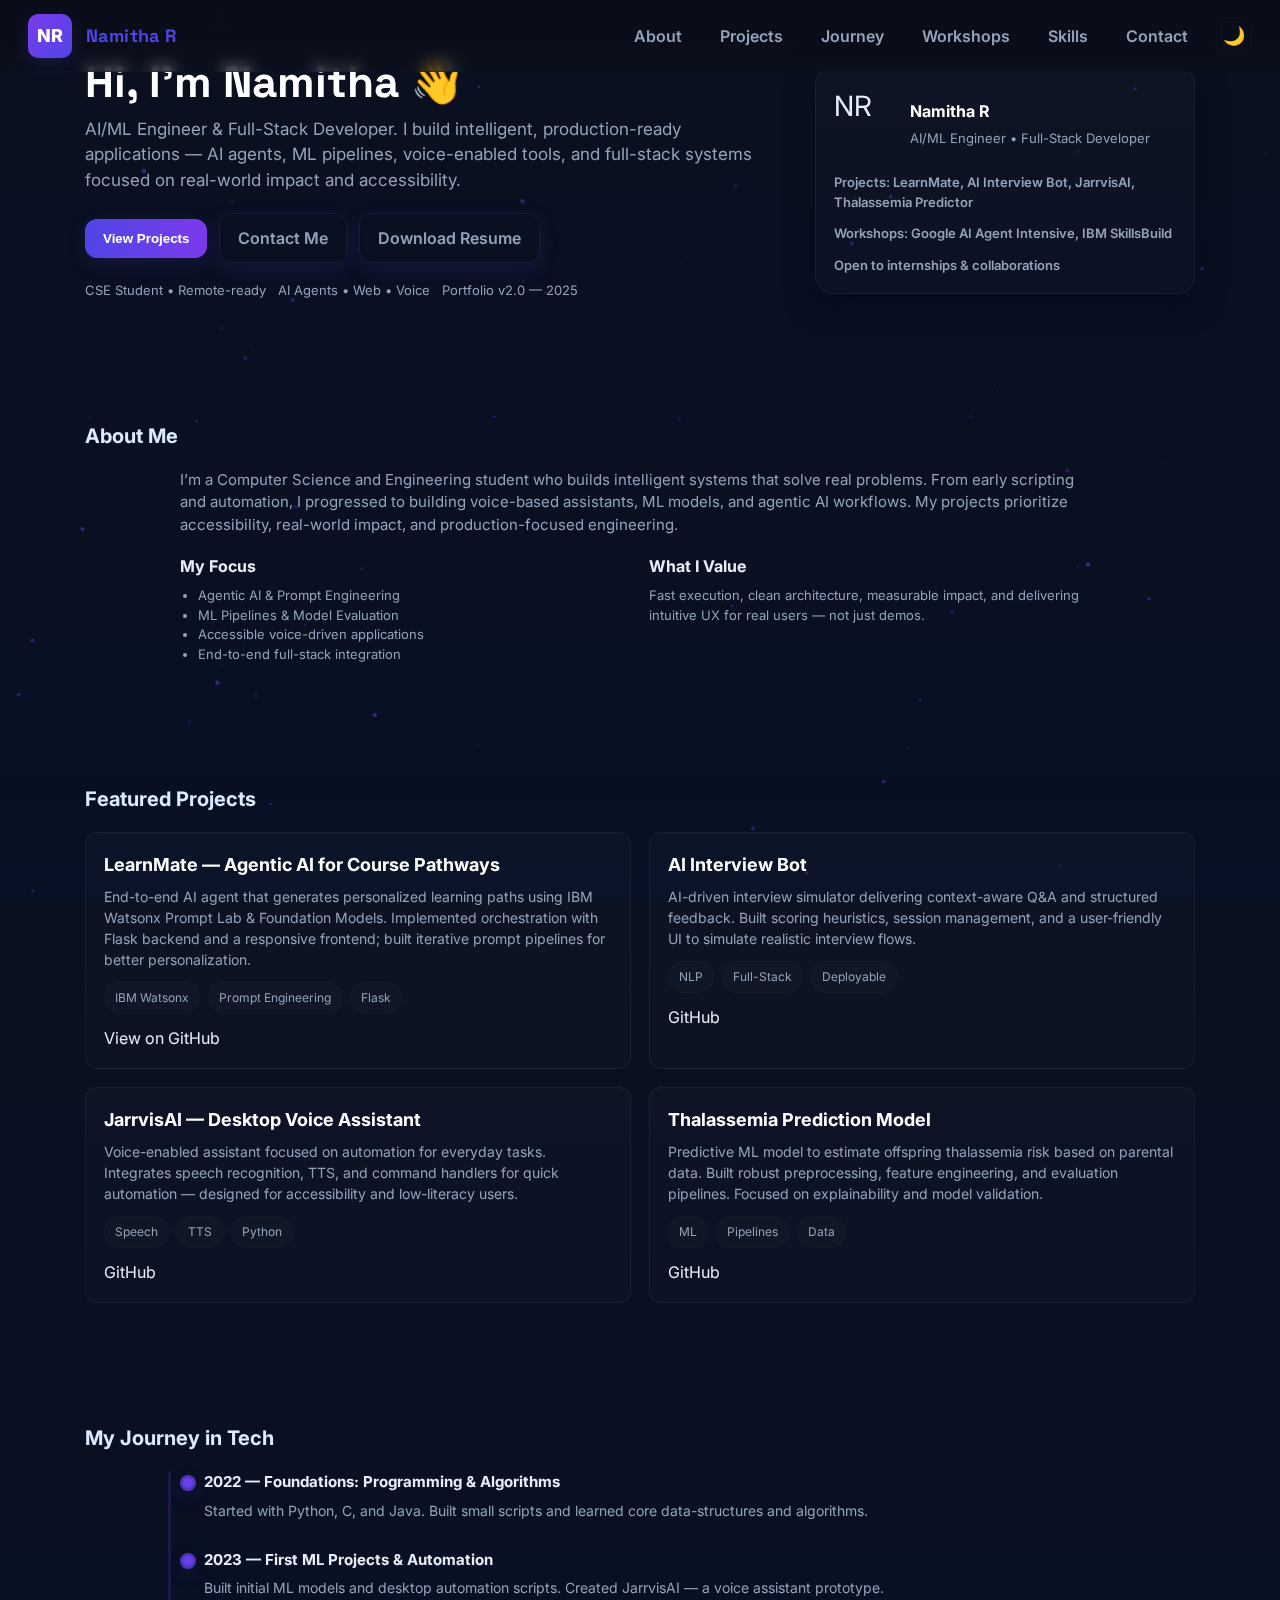
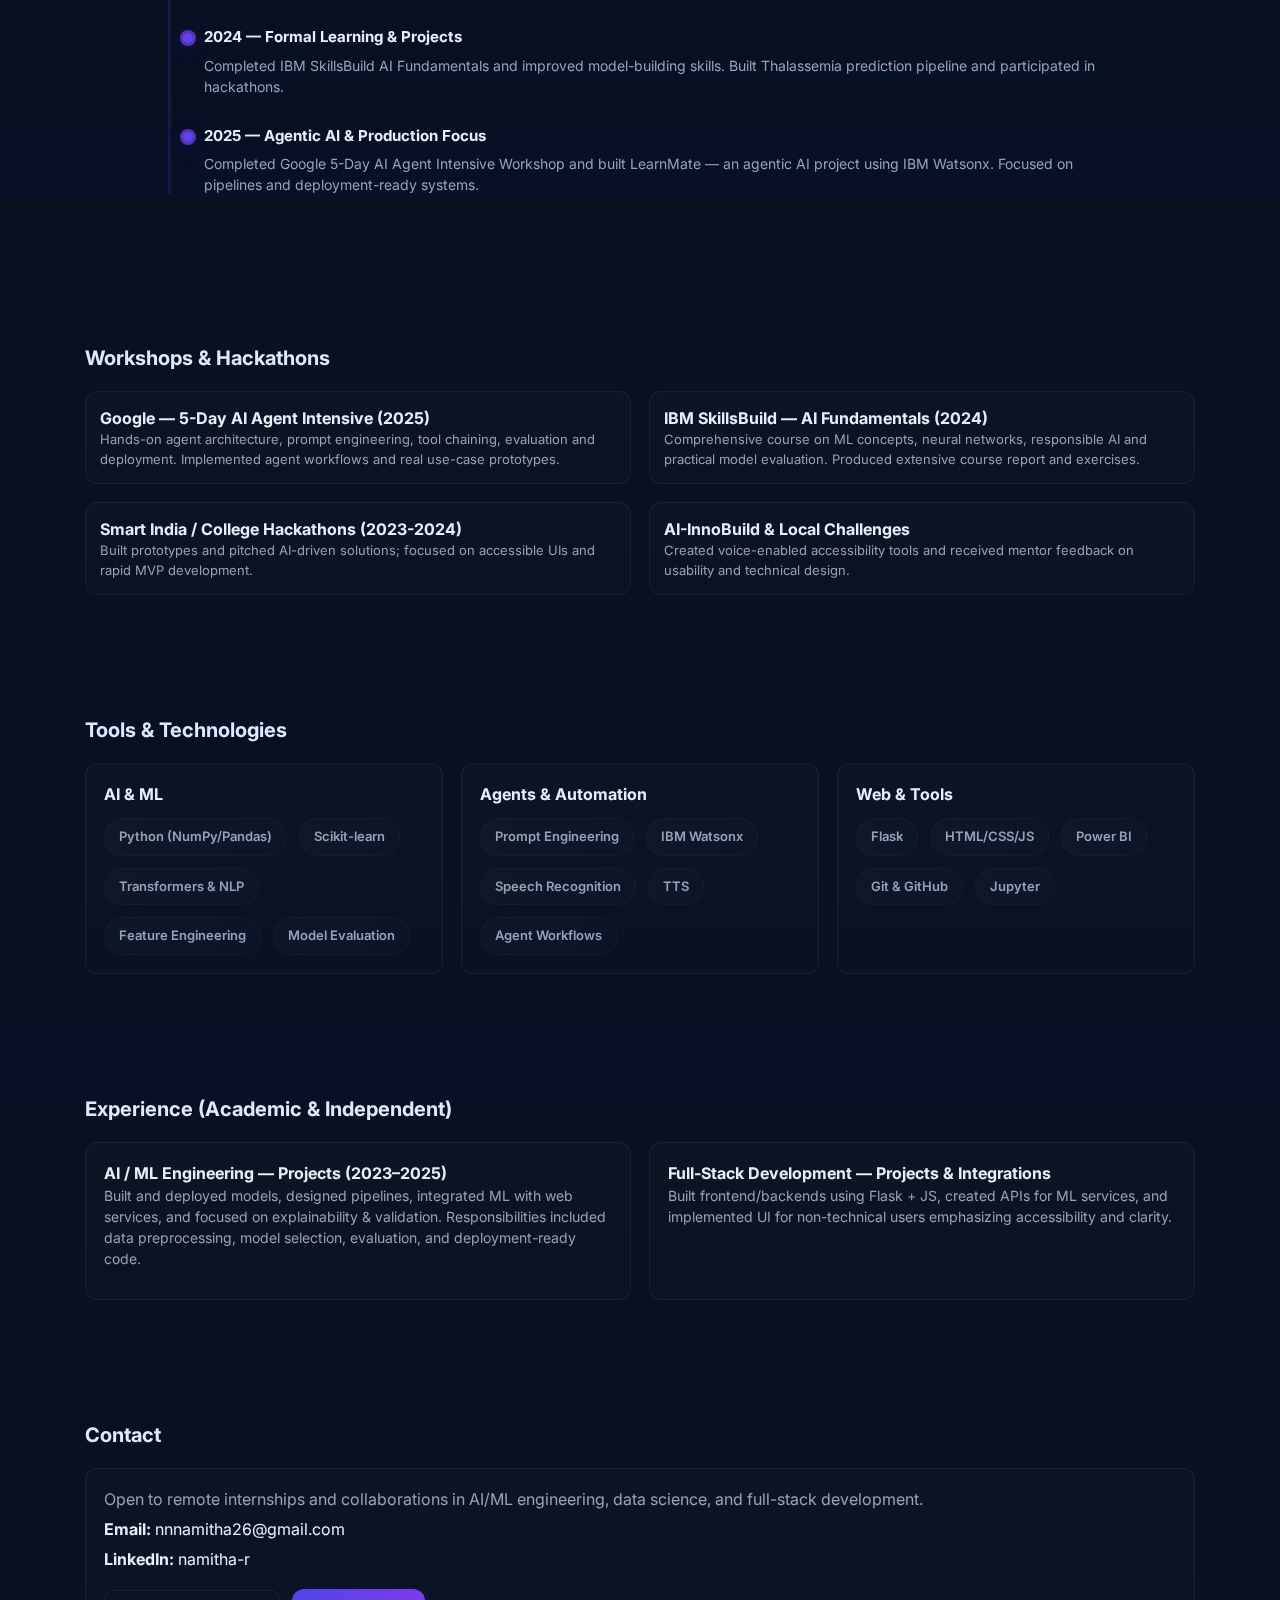
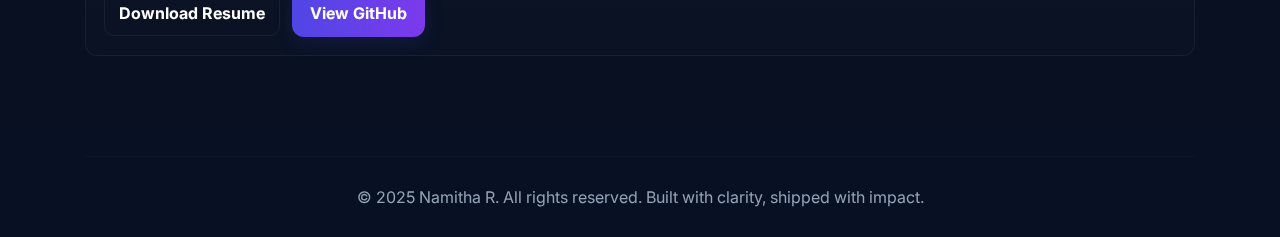
<file: index.html>
<!DOCTYPE html>
<html lang="en">
<head>
  <meta charset="utf-8" />
  <meta name="viewport" content="width=device-width,initial-scale=1" />
  <title>Namitha R — AI/ML Engineer & Full-Stack Developer</title>
  <meta name="description" content="Namitha R — Portfolio: AI/ML projects, agentic AI, voice assistants, ML pipelines, workshops, hackathons, and technical journey." />
  <!-- Fonts -->
  <link href="https://fonts.googleapis.com/css2?family=Inter:wght@300;400;600;700;800&family=Space+Grotesk:wght@400;600&display=swap" rel="stylesheet">
  <style>
    :root{
      --bg-900: #060814;
      --bg-800: #0b1020;
      --panel: #0f1724;
      --muted: #94a3b8;
      --accent: #7c3aed;
      --accent-2: #4f46e5;
      --card-border: rgba(255,255,255,0.06);
      --glass: rgba(255,255,255,0.03);
      --radius: 14px;
      --max-width: 1150px;
      --glass-strong: rgba(255,255,255,0.06);
      --tt: 180ms;
    }

    /* Reset & base */
    *{box-sizing:border-box;margin:0;padding:0}
    html,body{height:100%}
    body{
      font-family:'Inter', system-ui, -apple-system, 'Segoe UI', Roboto, 'Helvetica Neue', Arial;
      background: linear-gradient(180deg,var(--bg-800) 0%, #071024 100%);
      color:#e6eef8;
      -webkit-font-smoothing:antialiased;
      -moz-osx-font-smoothing:grayscale;
      line-height:1.5;
      overflow-x:hidden;
    }
    a{color:inherit;text-decoration:none}
    img{max-width:100%;display:block}

    /* Header */
    header{
      position:fixed;inset:0 0 auto 0;height:72px;display:flex;align-items:center;
      justify-content:space-between;padding:0 28px;background:linear-gradient(180deg, rgba(10,12,20,0.6), rgba(10,12,20,0.35));
      backdrop-filter: blur(8px);z-index:1200;border-bottom:1px solid rgba(255,255,255,0.02)
    }
    .brand{display:flex;align-items:center;gap:14px}
    .brand .logo{
      width:44px;height:44px;border-radius:10px;background:linear-gradient(135deg,var(--accent),var(--accent-2));
      display:inline-flex;align-items:center;justify-content:center;font-weight:800;color:#fff;font-size:18px;
      box-shadow:0 6px 18px rgba(79,70,229,0.18)
    }
    .brand h1{font-family:'Space Grotesk','Inter';font-weight:700;font-size:18px;color:var(--accent-2);letter-spacing:0.4px;margin:0}
    nav{display:flex;gap:18px;align-items:center}
    nav a{font-weight:600;color:var(--muted);padding:8px 10px;border-radius:8px;transition:all var(--tt)}
    nav a:hover{color:#fff;background:rgba(255,255,255,0.03);transform:translateY(-2px)}
    .theme-toggle{cursor:pointer;font-size:18px;padding:6px;border-radius:8px;color:var(--muted);background:transparent;border:1px solid rgba(255,255,255,0.02)}
    .theme-toggle:hover{color:#fff}

    /* Container/Main */
    main{max-width:var(--max-width);margin:0 auto;padding:110px 20px 80px}
    section{padding:60px 0;display:block}
    .section-title{font-size:20px;font-weight:700;color:#dbeafe;margin-bottom:18px}

    /* HERO */
    .hero{display:flex;gap:48px;align-items:center;justify-content:space-between}
    .hero-left{flex:1;max-width:720px}
    .hero h2{font-family:'Space Grotesk';font-size:44px;line-height:1.02;margin-bottom:12px;color:#ffffff}
    .hero p.lead{color:var(--muted);font-size:17px;margin-bottom:20px}
    .hero-actions{display:flex;gap:12px;align-items:center;flex-wrap:wrap}
    .btn{
      display:inline-flex;align-items:center;gap:10px;padding:12px 18px;border-radius:12px;
      background:linear-gradient(90deg,var(--accent-2),var(--accent));color:#fff;border:0;font-weight:700;cursor:pointer;
      box-shadow:0 6px 20px rgba(79,70,229,0.14);transition:transform .14s ease, box-shadow .14s;
    }
    .btn:hover{transform:translateY(-4px);box-shadow:0 10px 30px rgba(79,70,229,0.18)}
    .btn.ghost{background:transparent;border:1px solid rgba(255,255,255,0.06);color:var(--muted);font-weight:600}

    .hero-right{width:380px;min-width:260px}
    .card-hero{
      background:linear-gradient(180deg, rgba(255,255,255,0.02), rgba(255,255,255,0.01));
      border-radius:18px;padding:18px;border:1px solid var(--card-border);box-shadow:0 8px 30px rgba(2,6,23,0.6)
    }
    .hero-meta{display:flex;align-items:center;margin-bottom:12px}
    .hero-stat{display:flex;gap:12px;flex-wrap:wrap;color:var(--muted);font-weight:600;font-size:13px}

    /* Projects */
    .projects-grid{
      display:grid;grid-template-columns:repeat(2,1fr);gap:18px;margin-top:18px
    }
    @media (max-width:980px){ .projects-grid{grid-template-columns:1fr} .hero{flex-direction:column;align-items:flex-start} .hero-right{width:100%} .hero h2{font-size:32px} }
    .card{
      background:linear-gradient(180deg, rgba(255,255,255,0.02), rgba(255,255,255,0.01));
      border-radius:12px;padding:18px;border:1px solid var(--card-border);transition:transform .18s,box-shadow .18s;
    }
    .card:hover{transform:translateY(-8px);box-shadow:0 18px 40px rgba(2,6,23,0.6)}
    .card h3{font-size:18px;margin-bottom:8px;color:#fff}
    .card p{color:var(--muted);font-size:14px;margin-bottom:12px}
    .tags{display:flex;gap:8px;flex-wrap:wrap;margin-bottom:12px}
    .tag{font-size:12px;padding:6px 10px;border-radius:999px;background:rgba(255,255,255,0.02);color:var(--muted);border:1px solid rgba(255,255,255,0.02)}

    .project-cta{display:flex;gap:10px;align-items:center}

    /* Timeline (vertical) */
    .timeline{position:relative;padding-left:26px}
    .timeline:before{
      content:'';position:absolute;left:8px;top:0;width:3px;height:100%;background:linear-gradient(180deg,var(--accent),var(--accent-2));border-radius:4px;opacity:0.18;
    }
    .timeline-item{position:relative;margin-bottom:28px;padding-left:18px}
    .timeline-dot{
      position:absolute;left:-6px;top:4px;width:16px;height:16px;border-radius:50%;
      background:linear-gradient(135deg,var(--accent),var(--accent-2));box-shadow:0 6px 18px rgba(124,58,237,0.14);
      border:3px solid rgba(0,0,0,0.18)
    }
    .timeline-item h4{font-size:15px;margin-bottom:6px}
    .timeline-item p{color:var(--muted);font-size:14px}

    /* Skills expanded */
    .skills-grid{display:flex;flex-wrap:wrap;gap:12px;margin-top:8px}
    .skill{
      padding:8px 14px;border-radius:999px;background:linear-gradient(90deg, rgba(255,255,255,0.02), rgba(255,255,255,0.01));
      border:1px solid rgba(255,255,255,0.03);font-weight:600;color:var(--muted);font-size:13px
    }

    /* Workshops/hackathons */
    .card-compact{padding:14px;border-radius:12px;border:1px solid var(--card-border);background:linear-gradient(180deg, rgba(255,255,255,0.02), rgba(255,255,255,0.01))}
    .meta-list{display:flex;gap:12px;flex-wrap:wrap;color:var(--muted);font-size:13px}

    /* Contact */
    .contact-card{
      background:linear-gradient(180deg, rgba(255,255,255,0.02), rgba(255,255,255,0.01));
      padding:18px;border-radius:12px;border:1px solid var(--card-border);display:flex;align-items:center;justify-content:space-between;gap:18px;flex-wrap:wrap
    }
    .download-resume{padding:10px 14px;border-radius:10px;background:transparent;border:1px solid rgba(255,255,255,0.06);color:#fff;font-weight:700}

    /* Footer */
    footer{padding:28px;text-align:center;color:var(--muted);border-top:1px solid rgba(255,255,255,0.02);margin-top:40px}

    /* Micro utilities */
    .muted{color:var(--muted)}
    .container{width:100%;max-width:var(--max-width);margin:0 auto;padding:0 20px}
    .small{font-size:13px;color:var(--muted)}

    /* Light theme */
    body.light{
      background:linear-gradient(180deg,#f7f9fc 0%, #eef2ff 100%);
      color:#0b1220;
    }
    body.light nav a{color:#475569}
    body.light .card, body.light .card-hero, body.light .contact-card{background:linear-gradient(180deg, rgba(2,6,23,0.02), rgba(2,6,23,0.01));border:1px solid rgba(0,0,0,0.06)}
    body.light header{background:linear-gradient(180deg, rgba(255,255,255,0.94), rgba(255,255,255,0.98));border-bottom:1px solid rgba(2,6,23,0.03)}
    body.light .muted{color:#475569}

    /* Accessibility focus */
    a:focus, button:focus {outline:3px solid rgba(124,58,237,0.18);outline-offset:3px}

    /* Particle canvas */
    #bgCanvas{position:fixed;inset:0;width:100%;height:100%;z-index:-1;display:block}
  </style>
</head>
<body>
  <!-- Background Canvas -->
  <canvas id="bgCanvas" aria-hidden="true"></canvas>

  <!-- Header -->
  <header role="banner">
    <div class="brand" aria-hidden="false">
      <div class="logo" aria-hidden="true">NR</div>
      <h1>Namitha R</h1>
    </div>

    <nav role="navigation" aria-label="Main navigation">
      <a href="#about">About</a>
      <a href="#projects">Projects</a>
      <a href="#timeline">Journey</a>
      <a href="#workshops">Workshops</a>
      <a href="#skills">Skills</a>
      <a href="#contact">Contact</a>
      <button id="themeToggle" class="theme-toggle" aria-pressed="false" title="Toggle theme">🌙</button>
    </nav>
  </header>

  <main class="container" role="main">
    <!-- HERO -->
    <section id="home" class="hero" aria-labelledby="hero-heading">
      <div class="hero-left">
        <h2 id="hero-heading">Hi, I'm Namitha 👋</h2>
        <p class="lead">AI/ML Engineer & Full-Stack Developer. I build intelligent, production-ready applications — AI agents, ML pipelines, voice-enabled tools, and full-stack systems focused on real-world impact and accessibility.</p>
        <div class="hero-actions">
          <button class="btn" onclick="document.getElementById('projects').scrollIntoView({behavior:'smooth'})">View Projects</button>
          <a class="btn ghost" href="#contact">Contact Me</a>
          <a class="btn ghost" href="assets/Namitha_R_Resume.pdf" download aria-label="Download resume">Download Resume</a>
        </div>
        <div style="margin-top:18px" class="meta-list">
          <div class="small">CSE Student • Remote-ready</div>
          <div class="small">AI Agents • Web • Voice</div>
          <div class="small">Portfolio v2.0 — 2025</div>
        </div>
      </div>

      <aside class="hero-right" aria-labelledby="hero-stats">
        <div class="card-hero" role="region" aria-label="Profile card">
          <div class="hero-meta">
            <div class="logo" aria-hidden="true" style="width:76px;height:76px;border-radius:12px;font-size:28px">NR</div>
            <div>
              <div style="font-weight:700;color:#fff">Namitha R</div>
              <div class="muted" style="font-size:13px;margin-top:6px">AI/ML Engineer • Full-Stack Developer</div>
            </div>
          </div>

          <div class="hero-stat" id="hero-stats">
            <div class="muted">Projects: LearnMate, AI Interview Bot, JarrvisAI, Thalassemia Predictor</div>
            <div class="muted">Workshops: Google AI Agent Intensive, IBM SkillsBuild</div>
            <div class="muted">Open to internships & collaborations</div>
          </div>
        </div>
      </aside>
    </section>

    <!-- ABOUT -->
    <section id="about" aria-labelledby="about-title">
      <h2 id="about-title" class="section-title">About Me</h2>
      <p style="max-width:920px;margin:0 auto;color:var(--muted);font-size:15px">
        I’m a Computer Science and Engineering student who builds intelligent systems that solve real problems. From early scripting and automation, I progressed to building voice-based assistants, ML models, and agentic AI workflows. My projects prioritize accessibility, real-world impact, and production-focused engineering.
      </p>

      <div style="max-width:920px;margin:18px auto 0;display:flex;gap:18px;flex-wrap:wrap;align-items:flex-start">
        <div style="flex:1;min-width:260px">
          <h4 style="margin-bottom:8px">My Focus</h4>
          <ul class="small muted" style="list-style:disc;margin-left:18px">
            <li>Agentic AI & Prompt Engineering</li>
            <li>ML Pipelines & Model Evaluation</li>
            <li>Accessible voice-driven applications</li>
            <li>End-to-end full-stack integration</li>
          </ul>
        </div>

        <div style="flex:1;min-width:260px">
          <h4 style="margin-bottom:8px">What I Value</h4>
          <p class="small muted">Fast execution, clean architecture, measurable impact, and delivering intuitive UX for real users — not just demos.</p>
        </div>
      </div>
    </section>

    <!-- PROJECTS -->
    <section id="projects" aria-labelledby="projects-title">
      <h2 id="projects-title" class="section-title">Featured Projects</h2>

      <div class="projects-grid" role="list">
        <article class="card" role="listitem" aria-labelledby="proj1-title">
          <h3 id="proj1-title">LearnMate — Agentic AI for Course Pathways</h3>
          <p>End-to-end AI agent that generates personalized learning paths using IBM Watsonx Prompt Lab & Foundation Models. Implemented orchestration with Flask backend and a responsive frontend; built iterative prompt pipelines for better personalization.</p>
          <div class="tags" aria-hidden="true">
            <span class="tag">IBM Watsonx</span>
            <span class="tag">Prompt Engineering</span>
            <span class="tag">Flask</span>
          </div>
          <div class="project-cta">
            <a href="https://github.com/namitha2526/LearnMate" target="_blank" rel="noopener">View on GitHub</a>
          </div>
        </article>

        <article class="card" role="listitem" aria-labelledby="proj2-title">
          <h3 id="proj2-title">AI Interview Bot</h3>
          <p>AI-driven interview simulator delivering context-aware Q&A and structured feedback. Built scoring heuristics, session management, and a user-friendly UI to simulate realistic interview flows.</p>
          <div class="tags" aria-hidden="true">
            <span class="tag">NLP</span>
            <span class="tag">Full-Stack</span>
            <span class="tag">Deployable</span>
          </div>
          <div class="project-cta">
            <a href="https://github.com/namitha2526/AI-Interview-Bot" target="_blank" rel="noopener">GitHub</a>
          </div>
        </article>

        <article class="card" role="listitem" aria-labelledby="proj3-title">
          <h3 id="proj3-title">JarrvisAI — Desktop Voice Assistant</h3>
          <p>Voice-enabled assistant focused on automation for everyday tasks. Integrates speech recognition, TTS, and command handlers for quick automation — designed for accessibility and low-literacy users.</p>
          <div class="tags" aria-hidden="true">
            <span class="tag">Speech</span>
            <span class="tag">TTS</span>
            <span class="tag">Python</span>
          </div>
          <div class="project-cta">
            <a href="https://github.com/namitha2526/JarrvisAI" target="_blank" rel="noopener">GitHub</a>
          </div>
        </article>

        <article class="card" role="listitem" aria-labelledby="proj4-title">
          <h3 id="proj4-title">Thalassemia Prediction Model</h3>
          <p>Predictive ML model to estimate offspring thalassemia risk based on parental data. Built robust preprocessing, feature engineering, and evaluation pipelines. Focused on explainability and model validation.</p>
          <div class="tags" aria-hidden="true">
            <span class="tag">ML</span>
            <span class="tag">Pipelines</span>
            <span class="tag">Data</span>
          </div>
          <div class="project-cta">
            <a href="https://github.com/namitha2526/thalassemia-offspring-predictor" target="_blank" rel="noopener">GitHub</a>
          </div>
        </article>
      </div>
    </section>

    <!-- TIMELINE / JOURNEY -->
    <section id="timeline" aria-labelledby="timeline-title">
      <h2 id="timeline-title" class="section-title">My Journey in Tech</h2>
      <div class="timeline" style="max-width:960px;margin:0 auto">
        <div class="timeline-item">
          <div class="timeline-dot" aria-hidden="true"></div>
          <h4>2022 — Foundations: Programming & Algorithms</h4>
          <p class="small muted">Started with Python, C, and Java. Built small scripts and learned core data-structures and algorithms.</p>
        </div>

        <div class="timeline-item">
          <div class="timeline-dot" aria-hidden="true"></div>
          <h4>2023 — First ML Projects & Automation</h4>
          <p class="small muted">Built initial ML models and desktop automation scripts. Created JarrvisAI — a voice assistant prototype.</p>
        </div>

        <div class="timeline-item">
          <div class="timeline-dot" aria-hidden="true"></div>
          <h4>2024 — Formal Learning & Projects</h4>
          <p class="small muted">Completed IBM SkillsBuild AI Fundamentals and improved model-building skills. Built Thalassemia prediction pipeline and participated in hackathons.</p>
        </div>

        <div class="timeline-item">
          <div class="timeline-dot" aria-hidden="true"></div>
          <h4>2025 — Agentic AI & Production Focus</h4>
          <p class="small muted">Completed Google 5-Day AI Agent Intensive Workshop and built LearnMate — an agentic AI project using IBM Watsonx. Focused on pipelines and deployment-ready systems.</p>
        </div>
      </div>
    </section>

    <!-- WORKSHOPS & HACKATHONS -->
    <section id="workshops" aria-labelledby="workshops-title">
      <h2 id="workshops-title" class="section-title">Workshops & Hackathons</h2>

      <div style="display:grid;grid-template-columns:repeat(2,1fr);gap:18px">
        <div class="card-compact">
          <h4>Google — 5-Day AI Agent Intensive (2025)</h4>
          <p class="small muted">Hands-on agent architecture, prompt engineering, tool chaining, evaluation and deployment. Implemented agent workflows and real use-case prototypes.</p>
        </div>

        <div class="card-compact">
          <h4>IBM SkillsBuild — AI Fundamentals (2024)</h4>
          <p class="small muted">Comprehensive course on ML concepts, neural networks, responsible AI and practical model evaluation. Produced extensive course report and exercises.</p>
        </div>

        <div class="card-compact">
          <h4>Smart India / College Hackathons (2023-2024)</h4>
          <p class="small muted">Built prototypes and pitched AI-driven solutions; focused on accessible UIs and rapid MVP development.</p>
        </div>

        <div class="card-compact">
          <h4>AI-InnoBuild & Local Challenges</h4>
          <p class="small muted">Created voice-enabled accessibility tools and received mentor feedback on usability and technical design.</p>
        </div>
      </div>
    </section>

    <!-- SKILLS & TOOLS -->
    <section id="skills" aria-labelledby="skills-title">
      <h2 id="skills-title" class="section-title">Tools & Technologies</h2>
      <div style="display:grid;grid-template-columns:repeat(3,1fr);gap:18px">
        <div class="card">
          <h4>AI & ML</h4>
          <div class="skills-grid" style="margin-top:12px">
            <div class="skill">Python (NumPy/Pandas)</div>
            <div class="skill">Scikit-learn</div>
            <div class="skill">Transformers & NLP</div>
            <div class="skill">Feature Engineering</div>
            <div class="skill">Model Evaluation</div>
          </div>
        </div>

        <div class="card">
          <h4>Agents & Automation</h4>
          <div class="skills-grid" style="margin-top:12px">
            <div class="skill">Prompt Engineering</div>
            <div class="skill">IBM Watsonx</div>
            <div class="skill">Speech Recognition</div>
            <div class="skill">TTS</div>
            <div class="skill">Agent Workflows</div>
          </div>
        </div>

        <div class="card">
          <h4>Web & Tools</h4>
          <div class="skills-grid" style="margin-top:12px">
            <div class="skill">Flask</div>
            <div class="skill">HTML/CSS/JS</div>
            <div class="skill">Power BI</div>
            <div class="skill">Git & GitHub</div>
            <div class="skill">Jupyter</div>
          </div>
        </div>
      </div>
    </section>

    <!-- EXPERIENCE (student-friendly) -->
    <section id="experience" aria-labelledby="experience-title">
      <h2 id="experience-title" class="section-title">Experience (Academic & Independent)</h2>

      <div style="display:flex;gap:18px;flex-wrap:wrap">
        <div class="card" style="flex:1;min-width:320px">
          <h4>AI / ML Engineering — Projects (2023–2025)</h4>
          <p class="small muted">Built and deployed models, designed pipelines, integrated ML with web services, and focused on explainability & validation. Responsibilities included data preprocessing, model selection, evaluation, and deployment-ready code.</p>
        </div>

        <div class="card" style="flex:1;min-width:320px">
          <h4>Full-Stack Development — Projects & Integrations</h4>
          <p class="small muted">Built frontend/backends using Flask + JS, created APIs for ML services, and implemented UI for non-technical users emphasizing accessibility and clarity.</p>
        </div>
      </div>
    </section>

    <!-- CONTACT -->
    <section id="contact" aria-labelledby="contact-title">
      <h2 id="contact-title" class="section-title">Contact</h2>

      <div class="contact-card" role="region" aria-label="Contact information">
        <div class="contact-left">
          <p class="muted">Open to remote internships and collaborations in AI/ML engineering, data science, and full-stack development.</p>
          <p style="margin:6px 0 0"><strong>Email:</strong> <a href="mailto:nnnamitha26@gmail.com">nnnamitha26@gmail.com</a></p>
          <p style="margin:6px 0 0"><strong>LinkedIn:</strong> <a href="https://www.linkedin.com/in/namitha-r-b52799310/" target="_blank" rel="noopener">namitha-r</a></p>
        </div>

        <div style="display:flex;gap:12px;align-items:center">
          <a class="download-resume" href="assets/Namitha_R_Resume.pdf" download>Download Resume</a>
          <a class="btn" href="https://github.com/namitha2526" target="_blank" rel="noopener">View GitHub</a>
        </div>
      </div>
    </section>

    <footer role="contentinfo">
      <p>© 2025 Namitha R. All rights reserved. Built with clarity, shipped with impact.</p>
    </footer>
  </main>

  <!-- Cursor for subtle polish -->
  <div id="cursor" aria-hidden="true" style="position:fixed;top:0;left:0;width:18px;height:18px;border-radius:50%;border:2px solid rgba(79,70,229,0.95);transform:translate(-50%,-50%);pointer-events:none;z-index:1500;opacity:0;transition:opacity .18s linear, transform .06s linear;"></div>

  <script>
    /* ================= Theme toggle ================= */
    (function(){
      const toggle = document.getElementById('themeToggle');
      const body = document.body;
      const stored = localStorage.getItem('theme');
      if (stored === 'light') { body.classList.add('light'); toggle.textContent = '🌞'; toggle.setAttribute('aria-pressed','true'); }
      else { body.classList.remove('light'); toggle.textContent = '🌙'; toggle.setAttribute('aria-pressed','false'); }

      toggle.addEventListener('click', () => {
        body.classList.toggle('light');
        const isLight = body.classList.contains('light');
        localStorage.setItem('theme', isLight ? 'light' : 'dark');
        toggle.textContent = isLight ? '🌞' : '🌙';
        toggle.setAttribute('aria-pressed', isLight ? 'true' : 'false');
      });
    })();

    /* ================= Cursor ================= */
    (function(){
      const cursor = document.getElementById('cursor');
      if(!cursor) return;
      let hideTimer;
      window.addEventListener('mousemove', e => {
        cursor.style.left = e.clientX + 'px';
        cursor.style.top = e.clientY + 'px';
        cursor.style.opacity = 1;
        cursor.style.transform = 'translate(-50%,-50%) scale(1.02)';
        clearTimeout(hideTimer);
        hideTimer = setTimeout(()=>{ cursor.style.opacity = 0; }, 1200);
      });
      window.addEventListener('mouseout', ()=>{ cursor.style.opacity = 0; });
    })();

    /* ================= Particles (lightweight & performant) ================= */
    (function(){
      const canvas = document.getElementById('bgCanvas');
      if(!canvas) return;
      const ctx = canvas.getContext('2d');
      let W = canvas.width = innerWidth;
      let H = canvas.height = innerHeight;
      const count = Math.max(30, Math.floor((W*H)/18000));
      const particles = [];
      function rand(min,max){ return Math.random()*(max-min)+min }
      for(let i=0;i<count;i++){
        particles.push({
          x: Math.random()*W,
          y: Math.random()*H,
          r: rand(0.7,2.4),
          vx: rand(-0.35,0.35),
          vy: rand(-0.25,0.25),
          alpha: rand(0.12,0.55)
        });
      }
      window.addEventListener('resize', ()=>{
        W = canvas.width = innerWidth;
        H = canvas.height = innerHeight;
      });
      function frame(){
        ctx.clearRect(0,0,W,H);
        for(let p of particles){
          p.x += p.vx; p.y += p.vy;
          if(p.x < -10) p.x = W + 10;
          if(p.x > W + 10) p.x = -10;
          if(p.y < -10) p.y = H + 10;
          if(p.y > H + 10) p.y = -10;
          ctx.beginPath();
          ctx.globalAlpha = p.alpha;
          ctx.fillStyle = 'rgba(124,58,237,0.9)';
          ctx.arc(p.x,p.y,p.r,0,Math.PI*2);
          ctx.fill();
        }
        requestAnimationFrame(frame);
      }
      frame();
    })();

    /* ================= Smooth anchors ================= */
    (function(){
      document.querySelectorAll('a[href^="#"]').forEach(a=>{
        a.addEventListener('click', function(e){
          const href = this.getAttribute('href');
          if(!href || href === '#') return;
          const target = document.querySelector(href);
          if(target){
            e.preventDefault();
            target.scrollIntoView({behavior:'smooth', block:'start'});
            history.replaceState(null, '', href);
          }
        });
      });
    })();

    /* ================= Accessibility: prefers-reduced-motion ================= */
    (function(){
      const prefersReduced = window.matchMedia('(prefers-reduced-motion: reduce)').matches;
      if(prefersReduced){
        document.querySelectorAll('*').forEach(el=>{
          el.style.transition = 'none';
          el.style.animation = 'none';
        });
      }
    })();
  </script>
</body>
</html>
</file>
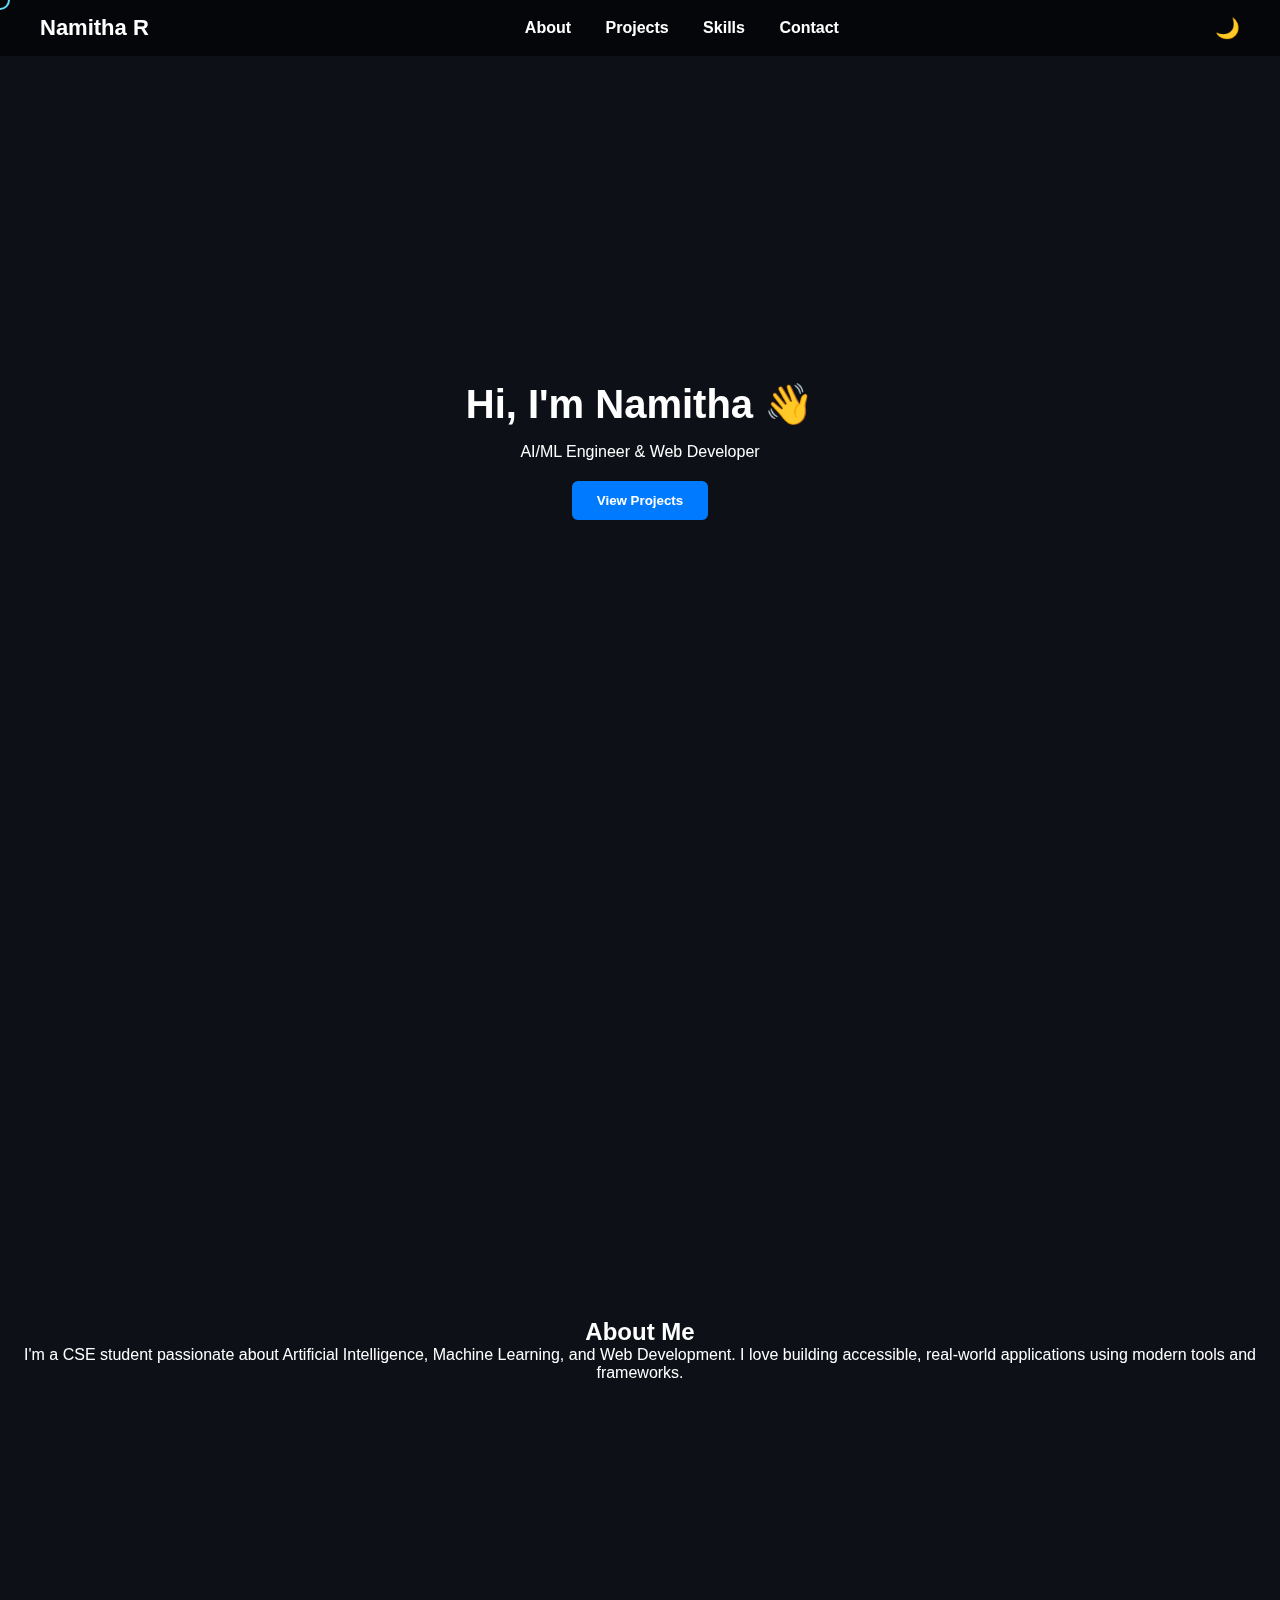
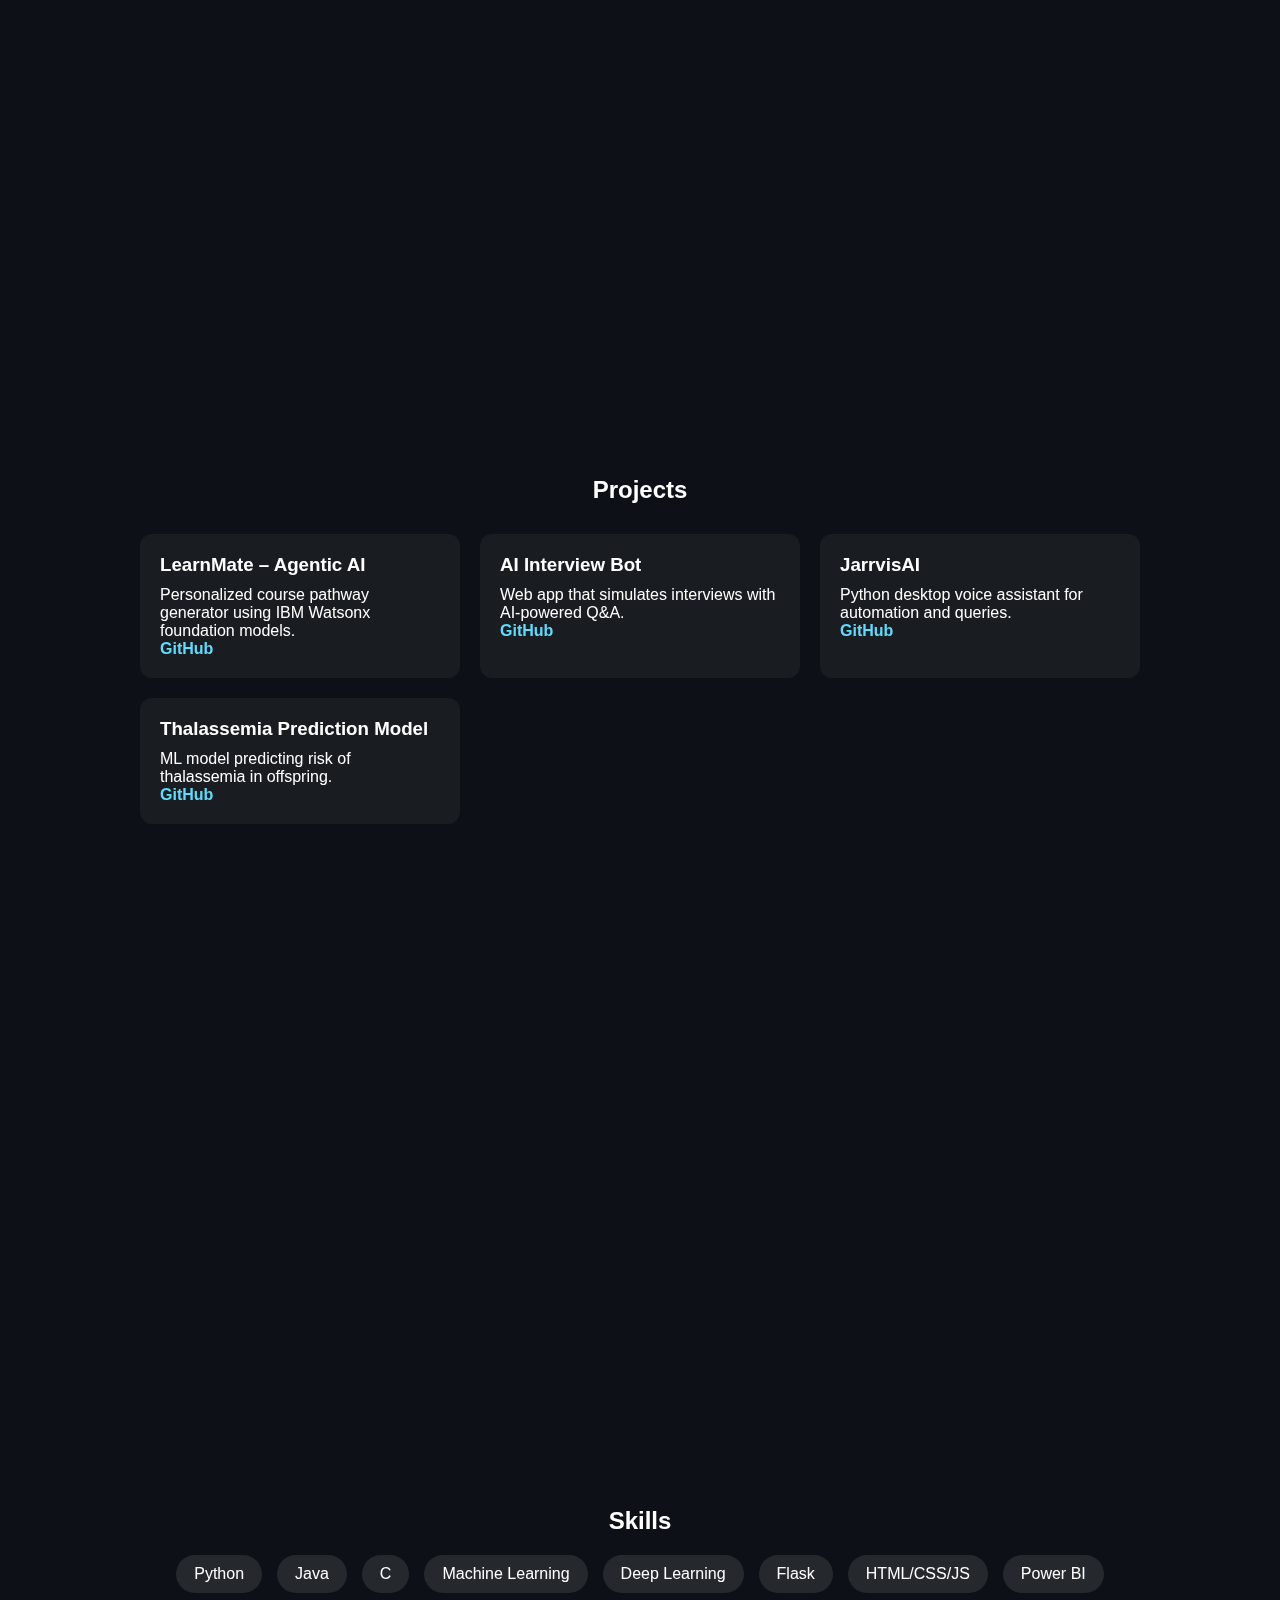
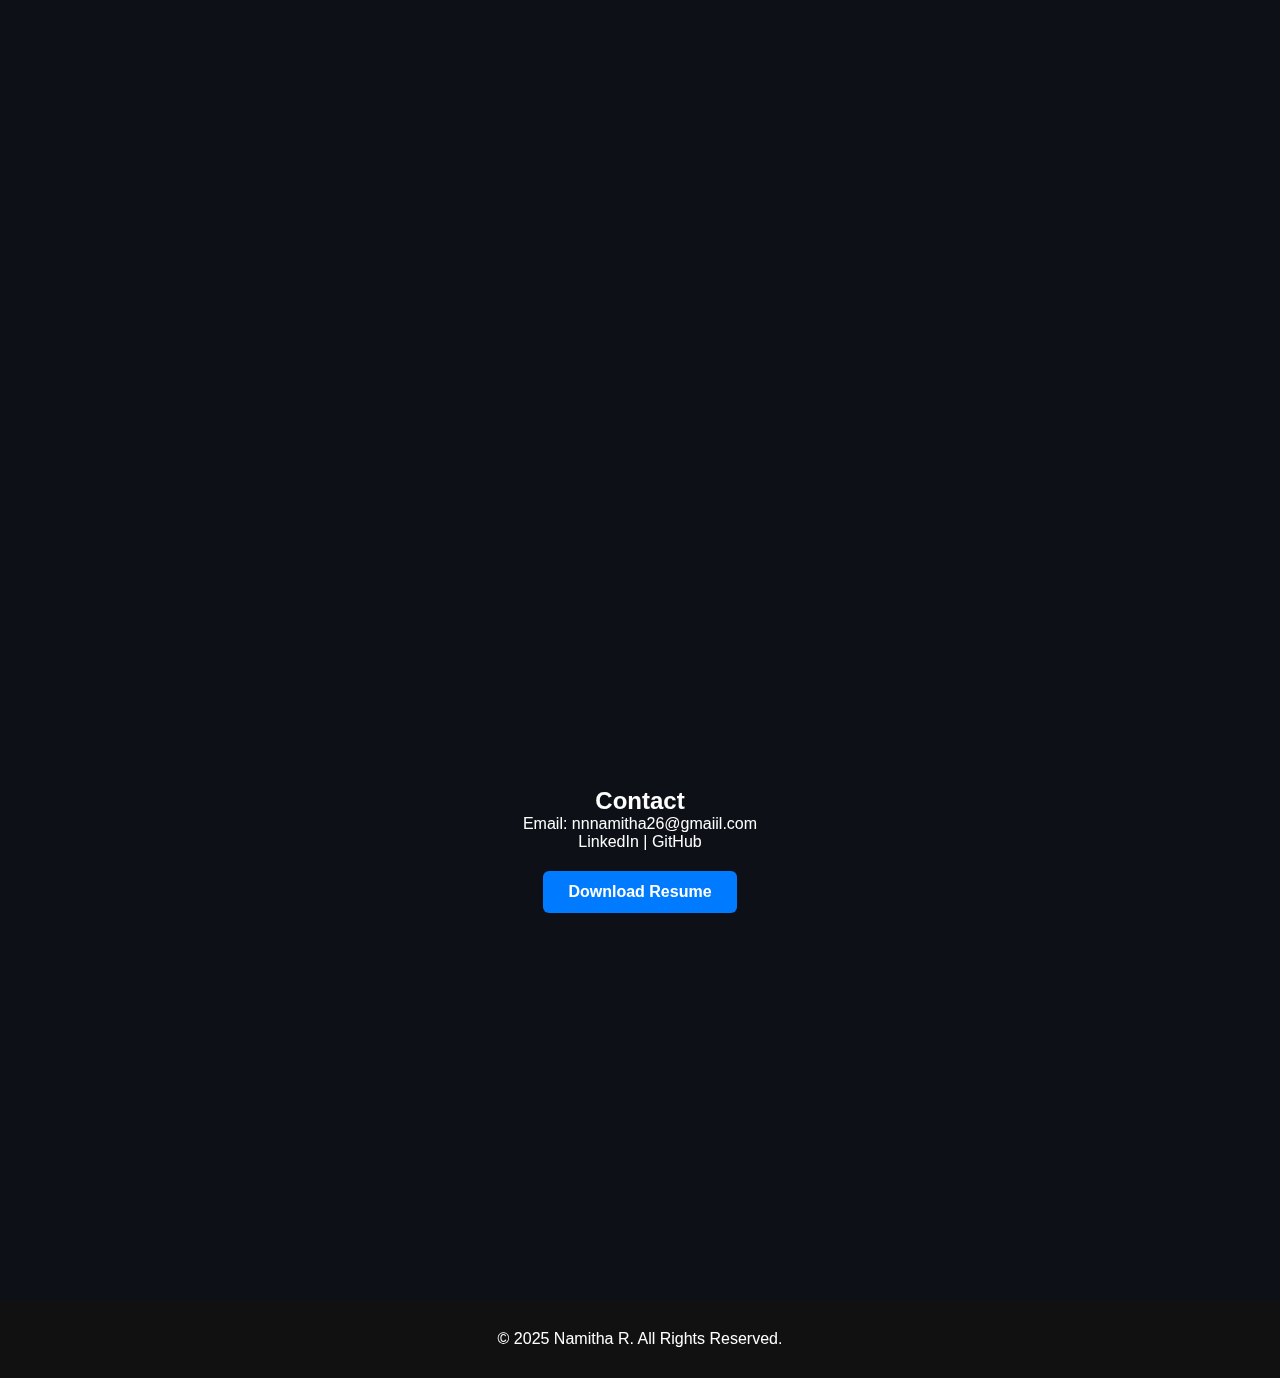
<file: home.html>
<!DOCTYPE html>
<html lang="en">
<head>
  <meta charset="UTF-8" />
  <meta name="viewport" content="width=device-width, initial-scale=1.0"/>
  <title>Namitha R - Portfolio</title>
  <link rel="stylesheet" type="text/css" href="home.css">
  <link rel="script" type="text/script" href="home.js">
</head>
<body>
  <!-- Background -->
  <canvas id="bgCanvas"></canvas>

  <!-- Header -->
  <header>
    <h1>Namitha R</h1>
    <nav>
      <a href="#about">About</a>
      <a href="#projects">Projects</a>
      <a href="#skills">Skills</a>
      <a href="#contact">Contact</a>
    </nav>
    <div class="theme-toggle" id="themeToggle">🌙</div>
  </header>

  <!-- Hero -->
  <section class="hero" id="home">
    <h2>Hi, I'm Namitha 👋</h2>
    <p>AI/ML Engineer & Web Developer</p>
    <button class="btn" onclick="document.getElementById('projects').scrollIntoView({behavior:'smooth'})">View Projects</button>
  </section>

  <!-- About -->
  <section id="about">
    <h2>About Me</h2>
    <p>I'm a CSE student passionate about Artificial Intelligence, Machine Learning, and Web Development.  
       I love building accessible, real-world applications using modern tools and frameworks.</p>
  </section>

  <!-- Projects -->
  <section id="projects">
    <h2>Projects</h2>
    <div class="projects-grid">
      <div class="card">
        <h3>LearnMate – Agentic AI</h3>
        <p>Personalized course pathway generator using IBM Watsonx foundation models.</p>
        <a href="https://github.com/namitha2526/LearnMate" target="_blank">GitHub</a>
      </div>
      <div class="card">
        <h3>AI Interview Bot</h3>
        <p>Web app that simulates interviews with AI-powered Q&A.</p>
        <a href="https://github.com/namitha2526/AI-Interview-Bot" target="_blank">GitHub</a>
      </div>
      <div class="card">
        <h3>JarrvisAI</h3>
        <p>Python desktop voice assistant for automation and queries.</p>
        <a href="https://github.com/namitha2526/JarrvisAI" target="_blank">GitHub</a>
      </div>
      <div class="card">
        <h3>Thalassemia Prediction Model</h3>
        <p>ML model predicting risk of thalassemia in offspring.</p>
        <a href="https://github.com/namitha2526/Thalassemia-Prediction" target="_blank">GitHub</a>
      </div>
    </div>
  </section>

  <!-- Skills -->
  <section id="skills">
    <h2>Skills</h2>
    <div class="skills-list">
      <div class="skill">Python</div>
      <div class="skill">Java</div>
      <div class="skill">C</div>
      <div class="skill">Machine Learning</div>
      <div class="skill">Deep Learning</div>
      <div class="skill">Flask</div>
      <div class="skill">HTML/CSS/JS</div>
      <div class="skill">Power BI</div>
    </div>
  </section>

  <!-- Contact -->
  <section id="contact">
    <h2>Contact</h2>
    <p>Email: <a href="mailto:nnnamitha26@gmaiil.com">nnnamitha26@gmaiil.com</a></p>
    <p>
      <a href="https://www.linkedin.com/in/namitha-r-b52799310/" target="_blank">LinkedIn</a> |
      <a href="https://github.com/namitha2526" target="_blank">GitHub</a>
    </p>
    <a href="assets/Namitha_R_Resume.pdf" class="btn" download>Download Resume</a>
  </section>

  <!-- Footer -->
  <footer>
    <p>© 2025 Namitha R. All Rights Reserved.</p>
  </footer>

  <!-- Cursor -->
  <div class="cursor" id="cursor"></div>
</body>
</html>
</file>
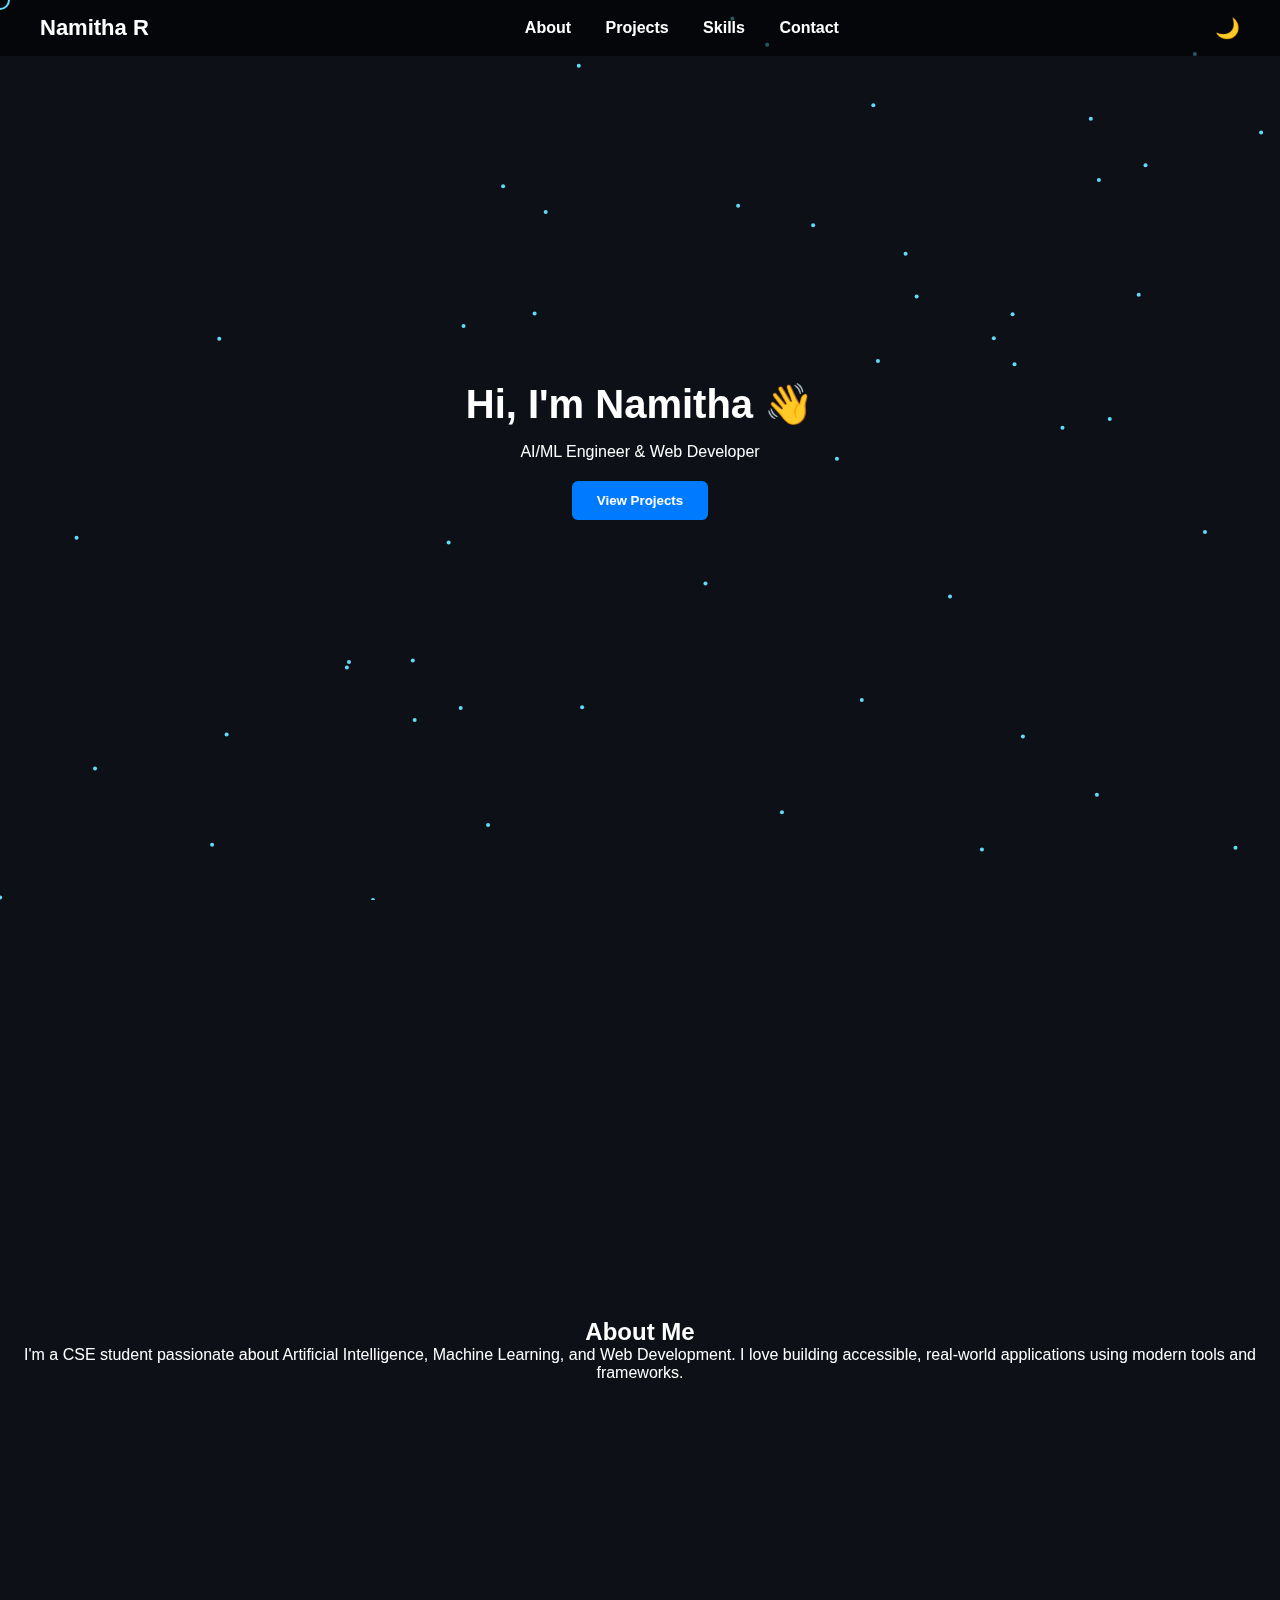
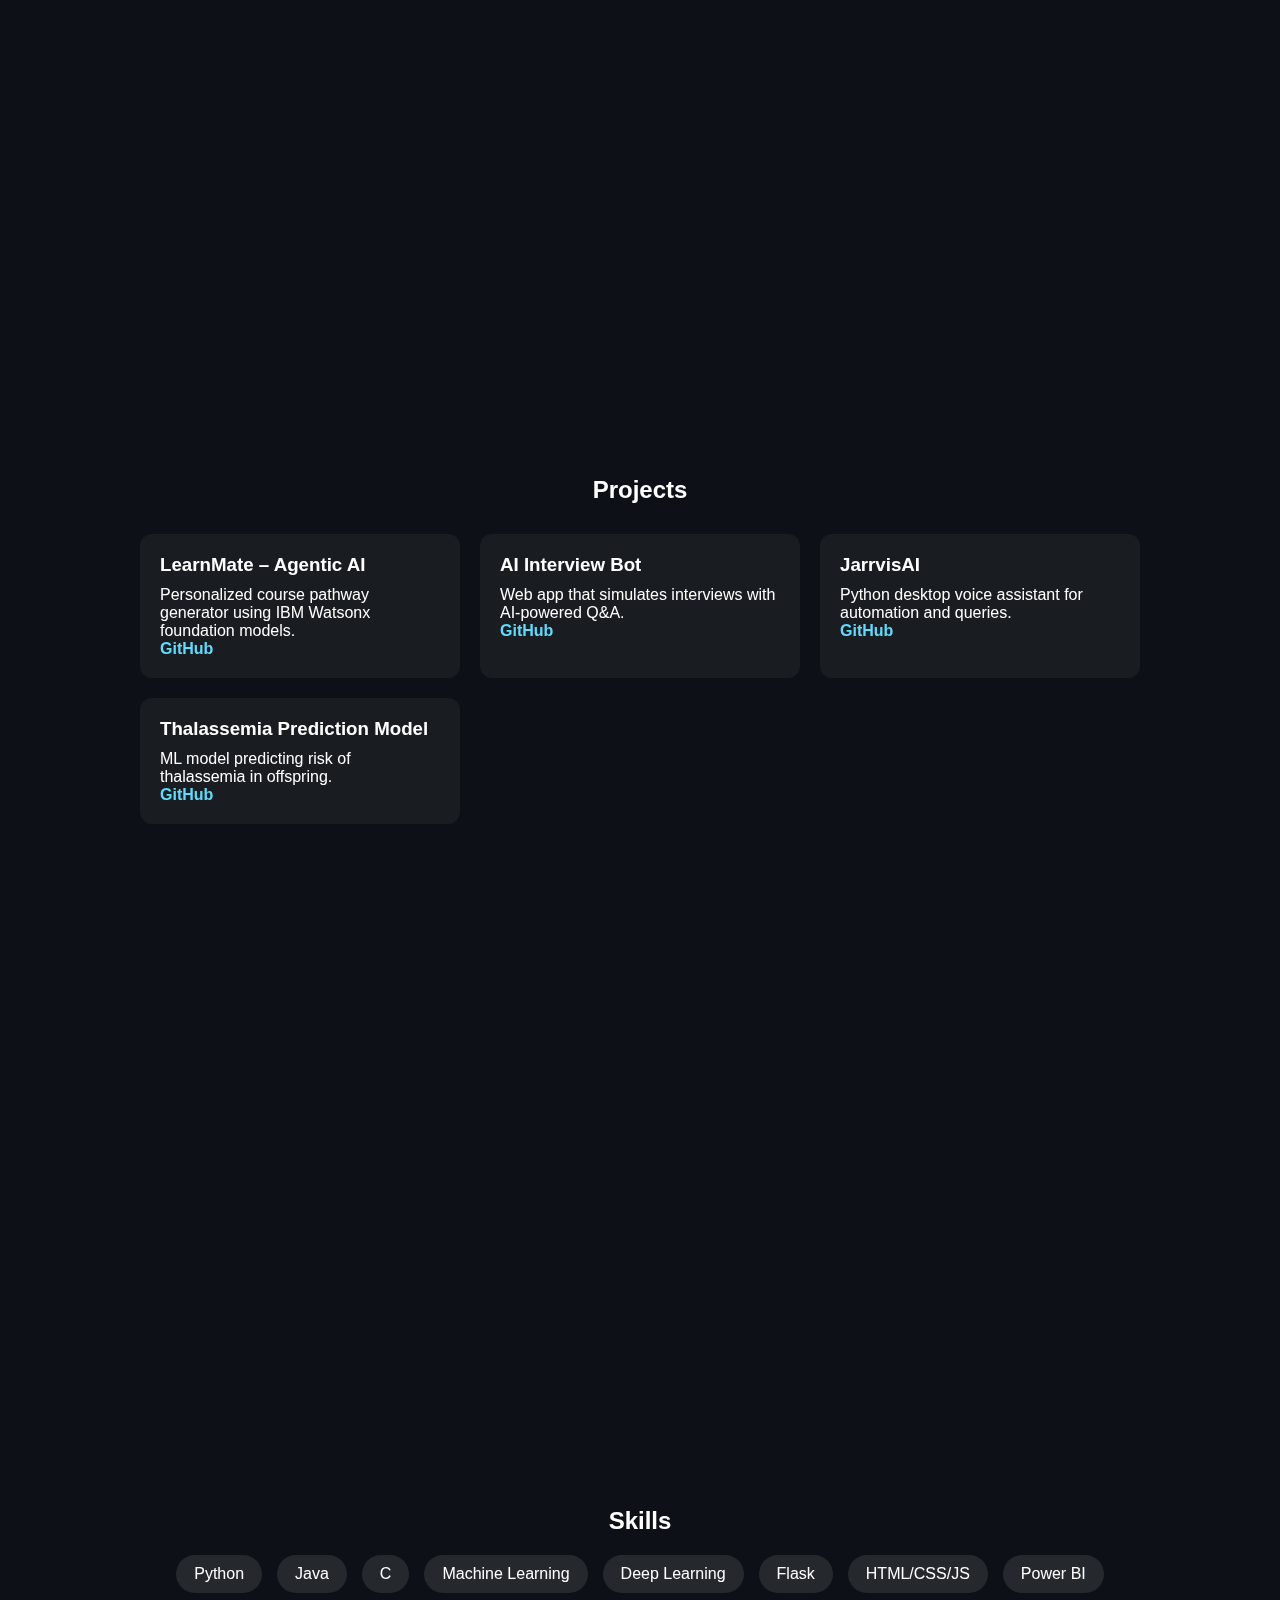
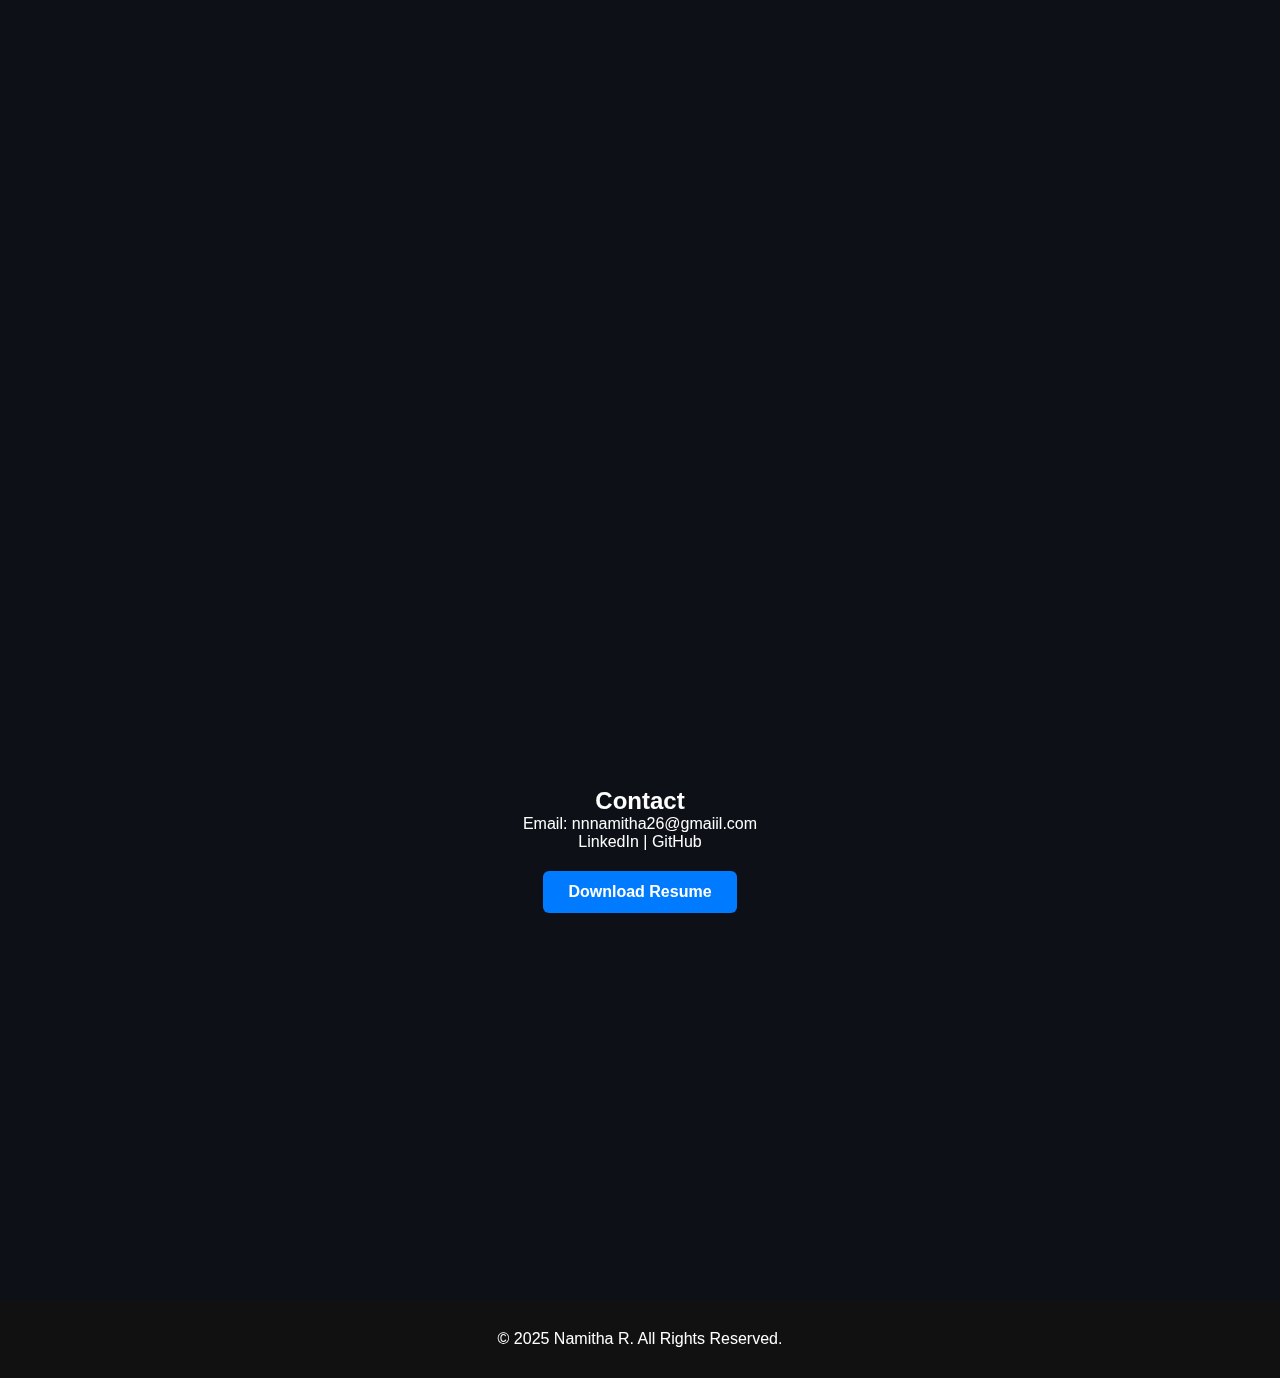
<file: portfolio.html>
<!DOCTYPE html>
<html lang="en"> 
<head>    
  <meta charset="UTF-8" />  
  <meta name="viewport" content="width=device-width, initial-scale=1.0"/> 
  <title>Namitha R - Portfolio</title>
  <style>  
    /* ===== Base Styles ===== */
    * { margin: 0; padding: 0; box-sizing: border-box; }
    body { font-family: Arial, sans-serif; background: #0d1117; color: #fff; overflow-x: hidden; scroll-behavior: smooth; }
    a { color: inherit; text-decoration: none; }

    header { position: fixed; top:0; left:0; width:100%; background:rgba(0,0,0,0.6); display:flex; justify-content:space-between; align-items:center; padding:15px 40px; z-index:1000; }
    header h1 { font-size:22px; }
    nav a { margin:0 15px; font-weight:bold; cursor:pointer; }

    section { min-height:100vh; display:flex; flex-direction:column; justify-content:center; align-items:center; padding:60px 20px; text-align:center; }
    .hero h2 { font-size:40px; margin-bottom:15px; }
    .btn { padding:12px 25px; border:none; border-radius:6px; cursor:pointer; background:#007bff; color:#fff; font-weight:bold; margin-top:20px; }
    .btn:hover { background:#0056b3; }

    .projects-grid { display:grid; grid-template-columns:repeat(auto-fit,minmax(250px,1fr)); gap:20px; width:100%; max-width:1000px; margin-top:30px; }
    .card { background:rgba(255,255,255,0.05); padding:20px; border-radius:12px; text-align:left; transition:transform .3s; }
    .card:hover { transform:translateY(-8px); background:rgba(255,255,255,0.1); }
    .card h3 { margin-bottom:10px; }
    .card a { display:inline-block; margin-right:10px; color:#61dafb; font-weight:bold; }

    .skills-list { display:flex; flex-wrap:wrap; justify-content:center; gap:15px; margin-top:20px; }
    .skill { padding:10px 18px; border-radius:20px; background:rgba(255,255,255,0.1); }

    footer { padding:30px; text-align:center; background:#111; }

    /* Theme Toggle */
    .theme-toggle { cursor:pointer; font-size:20px; }

    body.light { background:#f5f5f5; color:#111; }
    body.light header { background:rgba(255,255,255,0.9); }
    body.light .card { background:rgba(0,0,0,0.05); }
    body.light footer { background:#eee; }

    /* Cursor */
    .cursor { position:fixed; top:0; left:0; width:20px; height:20px; border:2px solid #61dafb; border-radius:50%; transform:translate(-50%,-50%); pointer-events:none; z-index:2000; }
    .cursor-trail { position:fixed; top:0; left:0; width:8px; height:8px; background:#61dafb; border-radius:50%; transform:translate(-50%,-50%); pointer-events:none; opacity:0.6; z-index:1500; }

    /* Background Canvas */
    #bgCanvas { position:fixed; top:0; left:0; width:100%; height:100%; z-index:-1; }
  </style>
</head>
<body>
  <!-- Background -->
  <canvas id="bgCanvas"></canvas>

  <!-- Header -->
  <header>
    <h1>Namitha R</h1>
    <nav>
      <a href="#about">About</a>
      <a href="#projects">Projects</a>
      <a href="#skills">Skills</a>
      <a href="#contact">Contact</a>
    </nav>
    <div class="theme-toggle" id="themeToggle">🌙</div>
  </header>

  <!-- Hero -->
  <section class="hero" id="home">
    <h2>Hi, I'm Namitha 👋</h2>
    <p>AI/ML Engineer & Web Developer</p>
    <button class="btn" onclick="document.getElementById('projects').scrollIntoView({behavior:'smooth'})">View Projects</button>
  </section>

  <!-- About -->
  <section id="about">
    <h2>About Me</h2>
    <p>I'm a CSE student passionate about Artificial Intelligence, Machine Learning, and Web Development.  
       I love building accessible, real-world applications using modern tools and frameworks.</p>
  </section>

  <!-- Projects -->
  <section id="projects">
    <h2>Projects</h2>
    <div class="projects-grid">
      <div class="card">
        <h3>LearnMate – Agentic AI</h3>
        <p>Personalized course pathway generator using IBM Watsonx foundation models.</p>
        <a href="https://github.com/namitha2526/LearnMate" target="_blank">GitHub</a>
      </div>
      <div class="card">
        <h3>AI Interview Bot</h3>
        <p>Web app that simulates interviews with AI-powered Q&A.</p>
        <a href="https://github.com/namitha2526/AI-Interview-Bot" target="_blank">GitHub</a>
      </div>
      <div class="card">
        <h3>JarrvisAI</h3>
        <p>Python desktop voice assistant for automation and queries.</p>
        <a href="https://github.com/namitha2526/JarrvisAI" target="_blank">GitHub</a>
      </div>
      <div class="card">
        <h3>Thalassemia Prediction Model</h3>
        <p>ML model predicting risk of thalassemia in offspring.</p>
        <a href="https://github.com/namitha2526/Thalassemia-Prediction" target="_blank">GitHub</a>
      </div>
    </div>
  </section>

  <!-- Skills -->
  <section id="skills">
    <h2>Skills</h2>
    <div class="skills-list">
      <div class="skill">Python</div>
      <div class="skill">Java</div>
      <div class="skill">C</div>
      <div class="skill">Machine Learning</div>
      <div class="skill">Deep Learning</div>
      <div class="skill">Flask</div>
      <div class="skill">HTML/CSS/JS</div>
      <div class="skill">Power BI</div>
    </div>
  </section>

  <!-- Contact -->
  <section id="contact">
    <h2>Contact</h2>
    <p>Email: <a href="mailto:nnnamitha26@gmaiil.com">nnnamitha26@gmaiil.com</a></p>
    <p>
      <a href="https://www.linkedin.com/in/namitha-r-b52799310/" target="_blank">LinkedIn</a> |
      <a href="https://github.com/namitha2526" target="_blank">GitHub</a>
    </p>
    <a href="assets/Namitha_R_Resume.pdf" class="btn" download>Download Resume</a>
  </section>

  <!-- Footer -->
  <footer>
    <p>© 2025 Namitha R. All Rights Reserved.</p>
  </footer>

  <!-- Cursor -->
  <div class="cursor" id="cursor"></div>

  <script>
    /* ===== Theme Toggle ===== */
    const toggle = document.getElementById('themeToggle');
    const body = document.body;
    if(localStorage.getItem('theme')==='light') { body.classList.add('light'); toggle.textContent='🌞'; }
    toggle.onclick = () => {
      body.classList.toggle('light');
      if(body.classList.contains('light')) { localStorage.setItem('theme','light'); toggle.textContent='🌞'; }
      else { localStorage.setItem('theme','dark'); toggle.textContent='🌙'; }
    };

    /* ===== Cursor Effect ===== */
    const cursor = document.getElementById('cursor');
    document.addEventListener('mousemove', e => {
      cursor.style.top = e.clientY+'px';
      cursor.style.left = e.clientX+'px';
      const trail = document.createElement('div');
      trail.className = 'cursor-trail';
      document.body.appendChild(trail);
      trail.style.top = e.clientY+'px';
      trail.style.left = e.clientX+'px';
      setTimeout(()=>{ trail.remove(); }, 500);
    });

    /* ===== Background Animation ===== */
    const canvas = document.getElementById('bgCanvas');
    const ctx = canvas.getContext('2d');
    let particles = [];
    function resizeCanvas(){ canvas.width=window.innerWidth; canvas.height=window.innerHeight; }
    window.addEventListener('resize', resizeCanvas); resizeCanvas();
    for(let i=0;i<50;i++){ particles.push({x:Math.random()*canvas.width,y:Math.random()*canvas.height,vx:(Math.random()-0.5)*1.5,vy:(Math.random()-0.5)*1.5}); }
    function animate(){ ctx.clearRect(0,0,canvas.width,canvas.height); ctx.fillStyle='#61dafb'; particles.forEach(p=>{p.x+=p.vx; p.y+=p.vy; if(p.x<0||p.x>canvas.width) p.vx*=-1; if(p.y<0||p.y>canvas.height) p.vy*=-1; ctx.beginPath(); ctx.arc(p.x,p.y,2,0,Math.PI*2); ctx.fill(); }); requestAnimationFrame(animate);}
    animate();
  </script>
</body>
</html>
</file>
<file: home.css>
/* ===== Base Styles ===== */
    * { margin: 0; padding: 0; box-sizing: border-box; }
    body { font-family: Arial, sans-serif; background: #0d1117; color: #fff; overflow-x: hidden; scroll-behavior: smooth; }
    a { color: inherit; text-decoration: none; }

    header { position: fixed; top:0; left:0; width:100%; background:rgba(0,0,0,0.6); display:flex; justify-content:space-between; align-items:center; padding:15px 40px; z-index:1000; }
    header h1 { font-size:22px; }
    nav a { margin:0 15px; font-weight:bold; cursor:pointer; }

    section { min-height:100vh; display:flex; flex-direction:column; justify-content:center; align-items:center; padding:60px 20px; text-align:center; }
    .hero h2 { font-size:40px; margin-bottom:15px; }
    .btn { padding:12px 25px; border:none; border-radius:6px; cursor:pointer; background:#007bff; color:#fff; font-weight:bold; margin-top:20px; }
    .btn:hover { background:#0056b3; }

    .projects-grid { display:grid; grid-template-columns:repeat(auto-fit,minmax(250px,1fr)); gap:20px; width:100%; max-width:1000px; margin-top:30px; }
    .card { background:rgba(255,255,255,0.05); padding:20px; border-radius:12px; text-align:left; transition:transform .3s; }
    .card:hover { transform:translateY(-8px); background:rgba(255,255,255,0.1); }
    .card h3 { margin-bottom:10px; }
    .card a { display:inline-block; margin-right:10px; color:#61dafb; font-weight:bold; }

    .skills-list { display:flex; flex-wrap:wrap; justify-content:center; gap:15px; margin-top:20px; }
    .skill { padding:10px 18px; border-radius:20px; background:rgba(255,255,255,0.1); }

    footer { padding:30px; text-align:center; background:#111; }

    /* Theme Toggle */
    .theme-toggle { cursor:pointer; font-size:20px; }

    body.light { background:#f5f5f5; color:#111; }
    body.light header { background:rgba(255,255,255,0.9); }
    body.light .card { background:rgba(0,0,0,0.05); }
    body.light footer { background:#eee; }

    /* Cursor */
    .cursor { position:fixed; top:0; left:0; width:20px; height:20px; border:2px solid #61dafb; border-radius:50%; transform:translate(-50%,-50%); pointer-events:none; z-index:2000; }
    .cursor-trail { position:fixed; top:0; left:0; width:8px; height:8px; background:#61dafb; border-radius:50%; transform:translate(-50%,-50%); pointer-events:none; opacity:0.6; z-index:1500; }

    /* Background Canvas */
    #bgCanvas { position:fixed; top:0; left:0; width:100%; height:100%; z-index:-1; }
</file>
